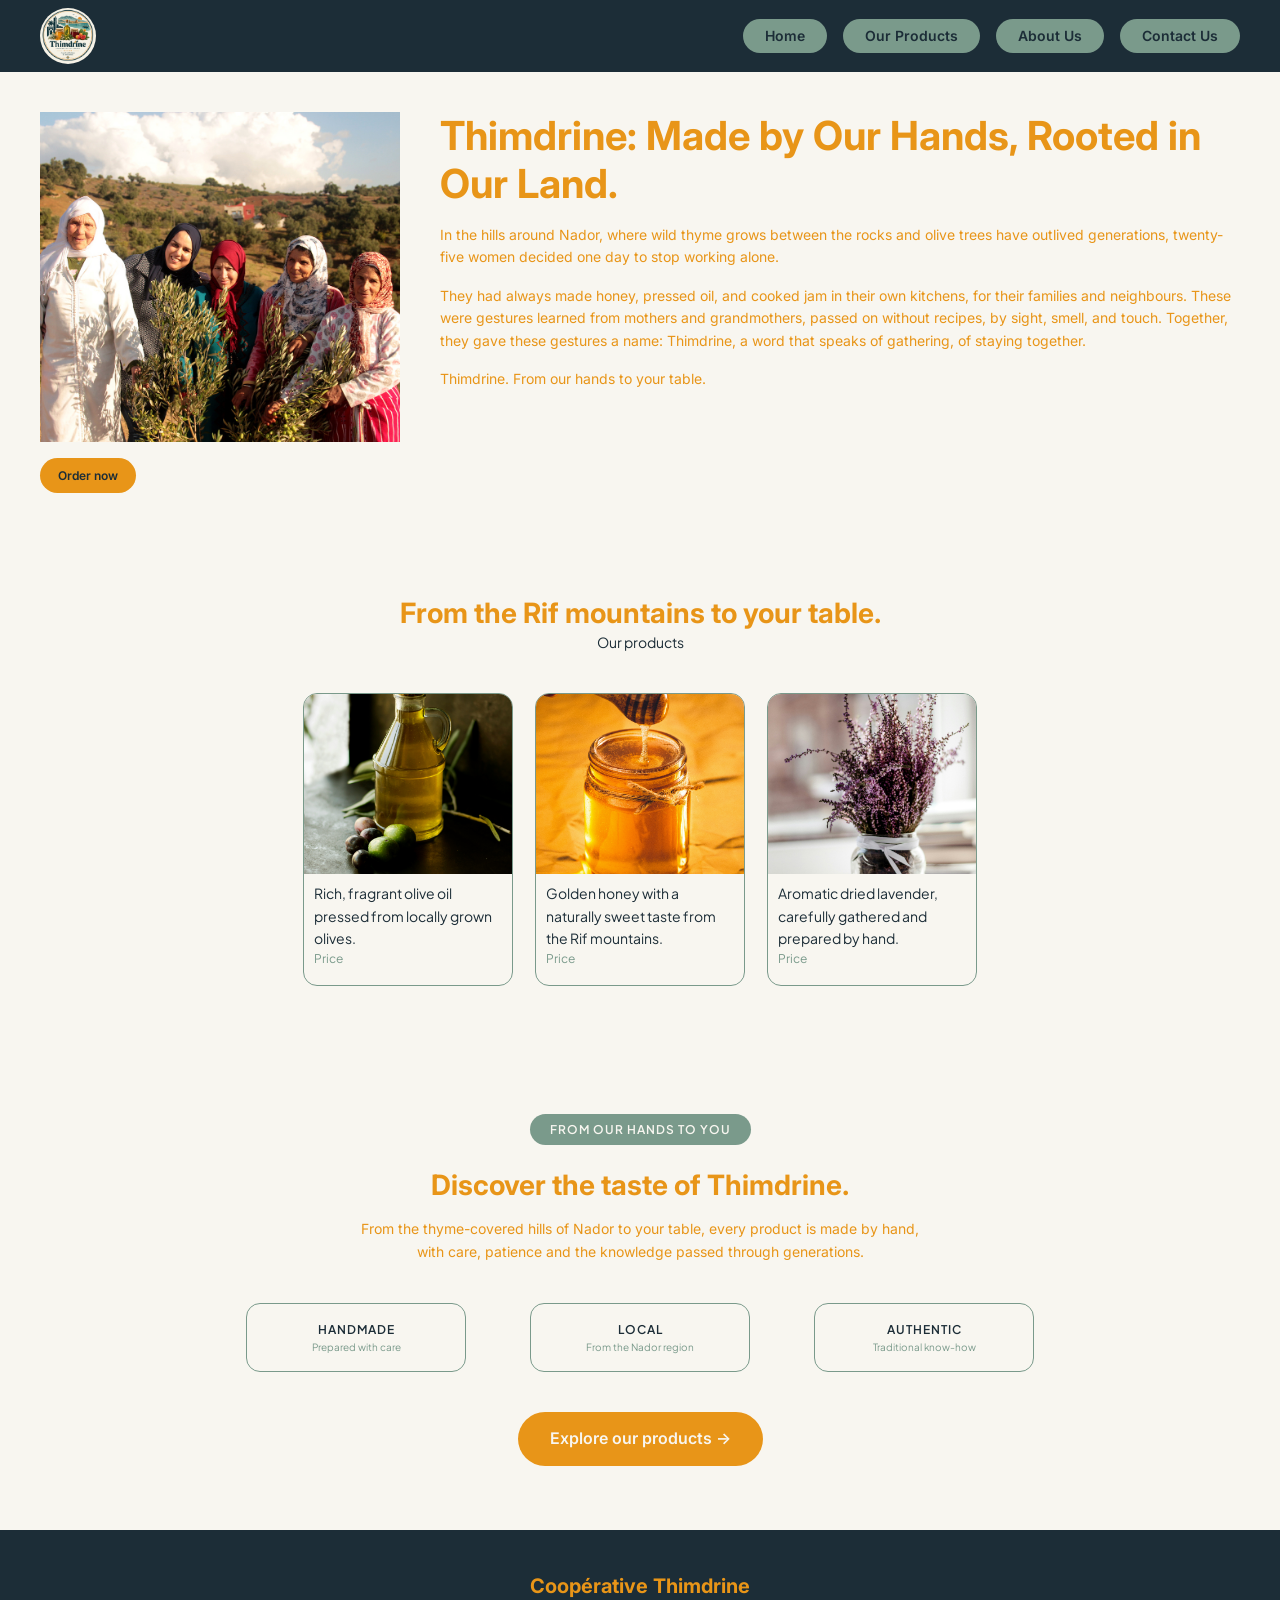
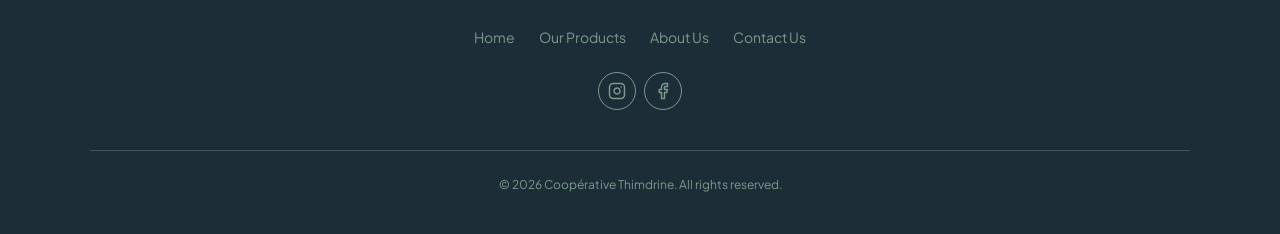
<file: Thimdrine/my_html_files/index.html>
<!DOCTYPE html>
<html lang="en">

<head>
    <meta charset="UTF-8">
    <meta name="viewport" content="width=device-width, initial-scale=1.0">
    <title>Home</title>
    <link rel="stylesheet" href="../css_pics_logos/styleAll.css">
</head>

<body>
    <!-- navigation bar -->
    <nav class="navbar">
        <a href="index.html">
            <img src="../imgs/logo.png" alt="Thimdrine logo">
        </a>
        <ul>
            <li><a href="index.html">Home</a></li>
            <li><a href="products.html">Our Products</a></li>
            <li><a href="about.html">About Us</a></li>
            <li><a href="contact.html">Contact Us</a></li>
        </ul>
    </nav>

      <!-- HERO SECTION -->
  <section class="hero">

    <div class="hero-image">
      <img src="../imgs/Femmes-Du-Rif02-copy.jpg" alt="The women of Thimdrine">
      <a href="contact.html" class="btn btn-small">Order now</a>
    </div>

    <div class="hero-text">
      <h1>Thimdrine: Made by Our Hands, Rooted in Our Land.</h1>
      <p>In the hills around Nador, where wild thyme grows between the rocks and olive trees have outlived generations, twenty-five women decided one day to stop working alone.</p>
      <p>They had always made honey, pressed oil, and cooked jam in their own kitchens, for their families and neighbours. These were gestures learned from mothers and grandmothers, passed on without recipes, by sight, smell, and touch. Together, they gave these gestures a name: Thimdrine, a word that speaks of gathering, of staying together.</p>
      <p>Thimdrine. From our hands to your table.</p>
    </div>

  </section>

    <!-- PRODUCTS SECTION -->
  <section class="section products">

    <h2>From the Rif mountains to your table.</h2>
    <p class="products-subtitle">Our products</p>

    <div class="products-grid">

      <div class="product-card">
        <img src="../imgs/roberta-sorge-uOBApnN_K7w-unsplash.jpg" alt="Olive oil">
        <div class="product-info">
          <p class="product-description">Rich, fragrant olive oil pressed from locally grown olives.</p>
          <p class="product-price">Price</p>
        </div>
      </div>

      <div class="product-card">
        <img src="../imgs/art-rachen-Asj5DFw8UAw-unsplash.jpg" alt="Honey">
        <div class="product-info">
          <p class="product-description">Golden honey with a naturally sweet taste from the Rif mountains.</p>
          <p class="product-price">Price</p>
        </div>
      </div>

      <div class="product-card">
        <img src="../imgs/olia-gozha-njJqIJMXZYs-unsplash.jpg" alt="Dried lavender">
        <div class="product-info">
          <p class="product-description">Aromatic dried lavender, carefully gathered and prepared by hand.</p>
          <p class="product-price">Price</p>
        </div>
      </div>

    </div>

  </section>
    <!-- DISCOVER SECTION -->
  <section class="section discover">

    <span class="tag">From our hands to you</span>

    <h2>Discover the taste of Thimdrine.</h2>
    <p class="discover-text">From the thyme-covered hills of Nador to your table, every product is made by hand, with care, patience and the knowledge passed through generations.</p>

    <div class="badges">
      <div class="badge">
        <h3>HANDMADE</h3>
        <p>Prepared with care</p>
      </div>
      <div class="badge">
        <h3>LOCAL</h3>
        <p>From the Nador region</p>
      </div>
      <div class="badge">
        <h3>AUTHENTIC</h3>
        <p>Traditional know-how</p>
      </div>
    </div>

    <a href="products.html" class="btn">Explore our products →</a>

  </section>

    <!-- FOOTER -->
  <footer class="footer">

    <p class="footer-brand">Coopérative Thimdrine</p>

    <ul class="footer-links">
      <li><a href="index.html">Home</a></li>
      <li><a href="products.html">Our Products</a></li>
      <li><a href="about.html">About Us</a></li>
      <li><a href="contact.html">Contact Us</a></li>
    </ul>

    <div class="socials">
      <a href="#" class="social-icon" aria-label="Instagram">
        <svg width="18" height="18" viewBox="0 0 24 24" fill="none" stroke="currentColor" stroke-width="2" stroke-linecap="round" stroke-linejoin="round">
          <rect x="2" y="2" width="20" height="20" rx="5"></rect>
          <path d="M16 11.37A4 4 0 1 1 12.63 8 4 4 0 0 1 16 11.37z"></path>
          <line x1="17.5" y1="6.5" x2="17.51" y2="6.5"></line>
        </svg>
      </a>
      <a href="#" class="social-icon" aria-label="Facebook">
        <svg width="18" height="18" viewBox="0 0 24 24" fill="none" stroke="currentColor" stroke-width="2" stroke-linecap="round" stroke-linejoin="round">
          <path d="M18 2h-3a5 5 0 0 0-5 5v3H7v4h3v8h4v-8h3l1-4h-4V7a1 1 0 0 1 1-1h3z"></path>
        </svg>
      </a>
    </div>

    <p class="copyright">© 2026 Coopérative Thimdrine. All rights reserved.</p>

  </footer>
</body>

</html>
</file>
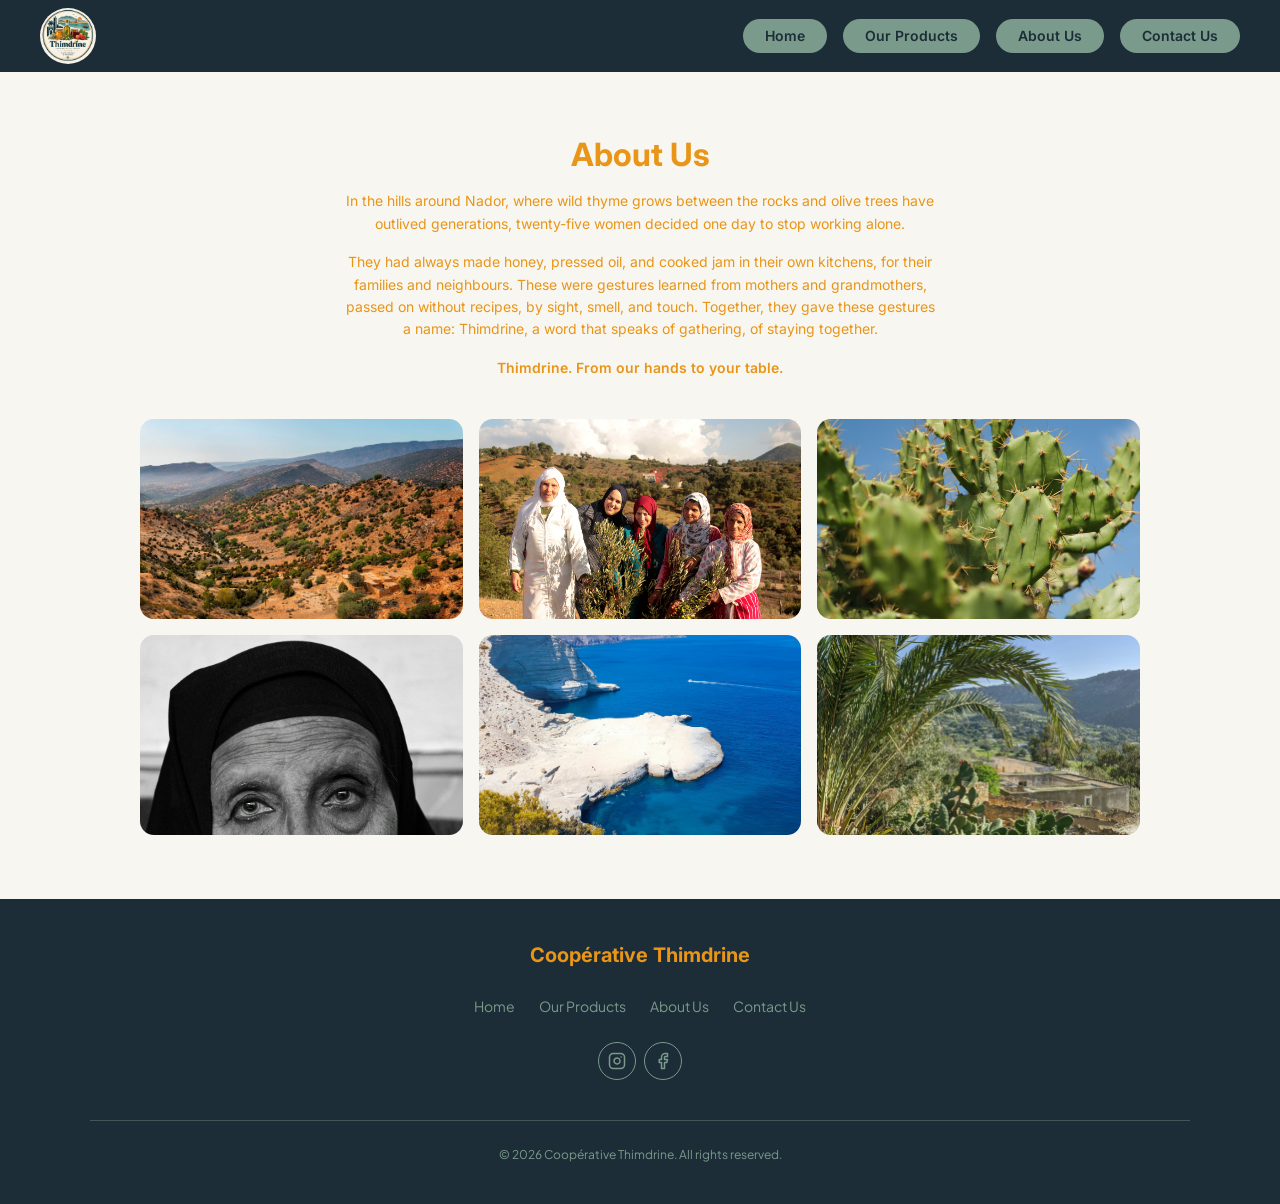
<file: Thimdrine/my_html_files/about.html>
<!DOCTYPE html>
<html lang="en">
<head>
    <meta charset="UTF-8">
    <meta name="viewport" content="width=device-width, initial-scale=1.0">
    <title>About Us | Thimdrine</title>
    <link rel="stylesheet" href="../css_pics_logos/styleAll.css">
</head>
<body>
    <nav class="navbar">
        <a href="index.html">
            <img src="../imgs/logo.png" alt="Thimdrine logo">
        </a>
        <ul>
            <li><a href="index.html">Home</a></li>
            <li><a href="products.html">Our Products</a></li>
            <li><a href="about.html" aria-current="page">About Us</a></li>
            <li><a href="contact.html">Contact Us</a></li>
        </ul>
    </nav>

      <!-- ABOUT SECTION -->
  <section class="section about">

    <h2>About Us</h2>

    <p>In the hills around Nador, where wild thyme grows between the rocks and olive trees have outlived generations, twenty-five women decided one day to stop working alone.</p>

    <p>They had always made honey, pressed oil, and cooked jam in their own kitchens, for their families and neighbours. These were gestures learned from mothers and grandmothers, passed on without recipes, by sight, smell, and touch. Together, they gave these gestures a name: Thimdrine, a word that speaks of gathering, of staying together.</p>

    <p class="about-tagline">Thimdrine. From our hands to your table.</p>

    <div class="about-gallery">
      <img src="../imgs/RifMOUNtains.jpeg" alt="Mountain landscape in the Rif region">
      <img src="../imgs/Femmes-Du-Rif02-copy.jpg" alt="Women from the cooperative among olive trees in the Rif">
      <img src="../imgs/kseniia-lobko-WwjRYLSP7zs-unsplash.jpg" alt="Prickly pear cactus growing in nature">
      <img class="about-face" src="../imgs/sidhra-ibrahim-VMEVD4QL6zY-unsplash.jpg" alt="Close-up portrait of an older woman from the Rif region">
      <img src="../imgs/youssef-jounaid-xcUiERum40M-unsplash.jpg" alt="Coastal cliffs and blue sea near the Rif region">
      <img src="../imgs/yoo-nee-su-IySu0tBPQzQ-unsplash.jpg" alt="Palm trees, prickly pear cactus, and green Rif mountain landscape">
    </div>

  </section>

  <footer class="footer">
    <p class="footer-brand">Coopérative Thimdrine</p>

    <ul class="footer-links">
      <li><a href="index.html">Home</a></li>
      <li><a href="products.html">Our Products</a></li>
      <li><a href="about.html">About Us</a></li>
      <li><a href="contact.html">Contact Us</a></li>
    </ul>

    <div class="socials">
      <a href="#" class="social-icon" aria-label="Instagram">
        <svg width="18" height="18" viewBox="0 0 24 24" fill="none" stroke="currentColor" stroke-width="2" stroke-linecap="round" stroke-linejoin="round">
          <rect x="2" y="2" width="20" height="20" rx="5"></rect>
          <path d="M16 11.37A4 4 0 1 1 12.63 8 4 4 0 0 1 16 11.37z"></path>
          <line x1="17.5" y1="6.5" x2="17.51" y2="6.5"></line>
        </svg>
      </a>
      <a href="#" class="social-icon" aria-label="Facebook">
        <svg width="18" height="18" viewBox="0 0 24 24" fill="none" stroke="currentColor" stroke-width="2" stroke-linecap="round" stroke-linejoin="round">
          <path d="M18 2h-3a5 5 0 0 0-5 5v3H7v4h3v8h4v-8h3l1-4h-4V7a1 1 0 0 1 1-1h3z"></path>
        </svg>
      </a>
    </div>

    <p class="copyright">© 2026 Coopérative Thimdrine. All rights reserved.</p>
  </footer>

</body>
</html>
</file>
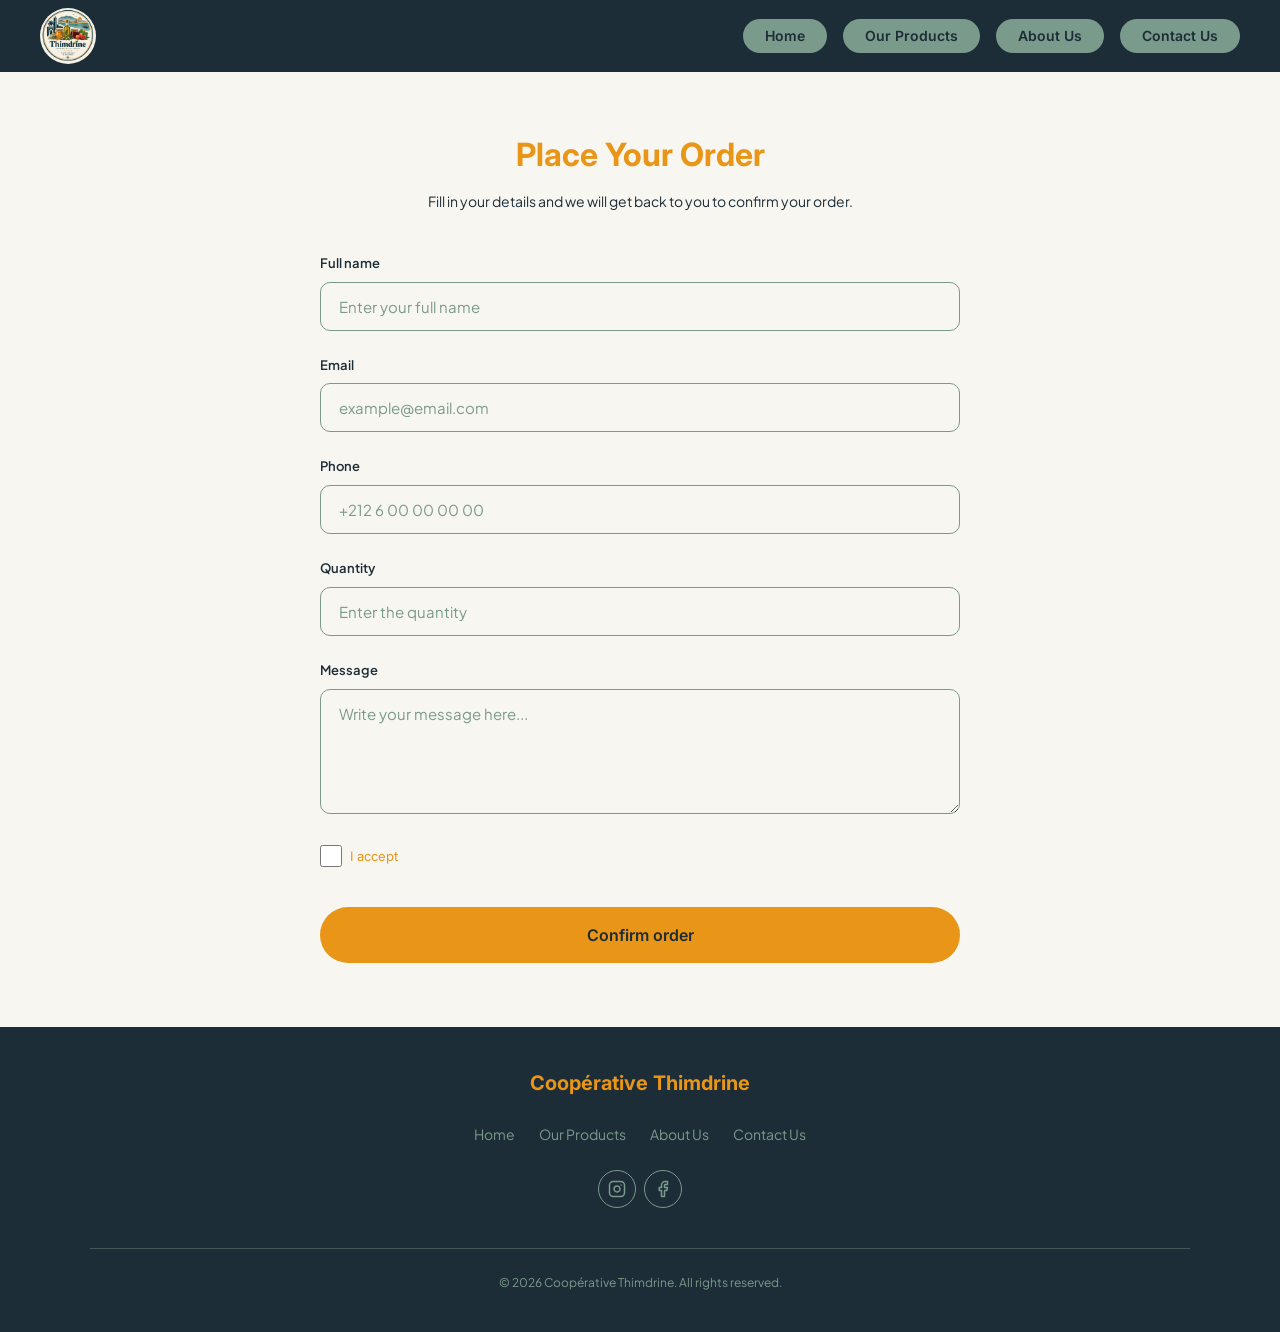
<file: Thimdrine/my_html_files/contact.html>
<!DOCTYPE html>
<html lang="en">
<head>
    <meta charset="UTF-8">
    <meta name="viewport" content="width=device-width, initial-scale=1.0">
    <title>Contact Us | Thimdrine</title>
    <link rel="stylesheet" href="../css_pics_logos/styleAll.css">
</head>
<body>
    <nav class="navbar">
        <a href="index.html">
            <img src="../imgs/logo.png" alt="Thimdrine logo">
        </a>
        <ul>
            <li><a href="index.html">Home</a></li>
            <li><a href="products.html">Our Products</a></li>
            <li><a href="about.html">About Us</a></li>
            <li><a href="contact.html" aria-current="page">Contact Us</a></li>
        </ul>
    </nav>

      <!-- ORDER FORM -->
  <section class="section order">

    <h2>Place Your Order</h2>
    <p class="order-subtitle">Fill in your details and we will get back to you to confirm your order.</p>

    <form class="order-form">

      <label for="name">Full name</label>
      <input type="text" id="name" placeholder="Enter your full name" required>

      <label for="email">Email</label>
      <input type="email" id="email" placeholder="example@email.com" required>

      <label for="phone">Phone</label>
      <input type="tel" id="phone" placeholder="+212 6 00 00 00 00" required>

      <label for="quantity">Quantity</label>
      <input type="number" id="quantity" min="1" placeholder="Enter the quantity" required>

      <label for="message">Message</label>
      <textarea id="message" rows="5" placeholder="Write your message here..."></textarea>

      <div class="accept">
        <input type="checkbox" id="accept" required>
        <label for="accept">I accept</label>
      </div>

      <button type="submit" class="btn form-button">Confirm order</button>

    </form>

  </section>

  <footer class="footer">
    <p class="footer-brand">Coopérative Thimdrine</p>

    <ul class="footer-links">
      <li><a href="index.html">Home</a></li>
      <li><a href="products.html">Our Products</a></li>
      <li><a href="about.html">About Us</a></li>
      <li><a href="contact.html">Contact Us</a></li>
    </ul>

    <div class="socials">
      <a href="#" class="social-icon" aria-label="Instagram">
        <svg width="18" height="18" viewBox="0 0 24 24" fill="none" stroke="currentColor" stroke-width="2" stroke-linecap="round" stroke-linejoin="round">
          <rect x="2" y="2" width="20" height="20" rx="5"></rect>
          <path d="M16 11.37A4 4 0 1 1 12.63 8 4 4 0 0 1 16 11.37z"></path>
          <line x1="17.5" y1="6.5" x2="17.51" y2="6.5"></line>
        </svg>
      </a>
      <a href="#" class="social-icon" aria-label="Facebook">
        <svg width="18" height="18" viewBox="0 0 24 24" fill="none" stroke="currentColor" stroke-width="2" stroke-linecap="round" stroke-linejoin="round">
          <path d="M18 2h-3a5 5 0 0 0-5 5v3H7v4h3v8h4v-8h3l1-4h-4V7a1 1 0 0 1 1-1h3z"></path>
        </svg>
      </a>
    </div>

    <p class="copyright">© 2026 Coopérative Thimdrine. All rights reserved.</p>
  </footer>
</body>
</html>
</file>
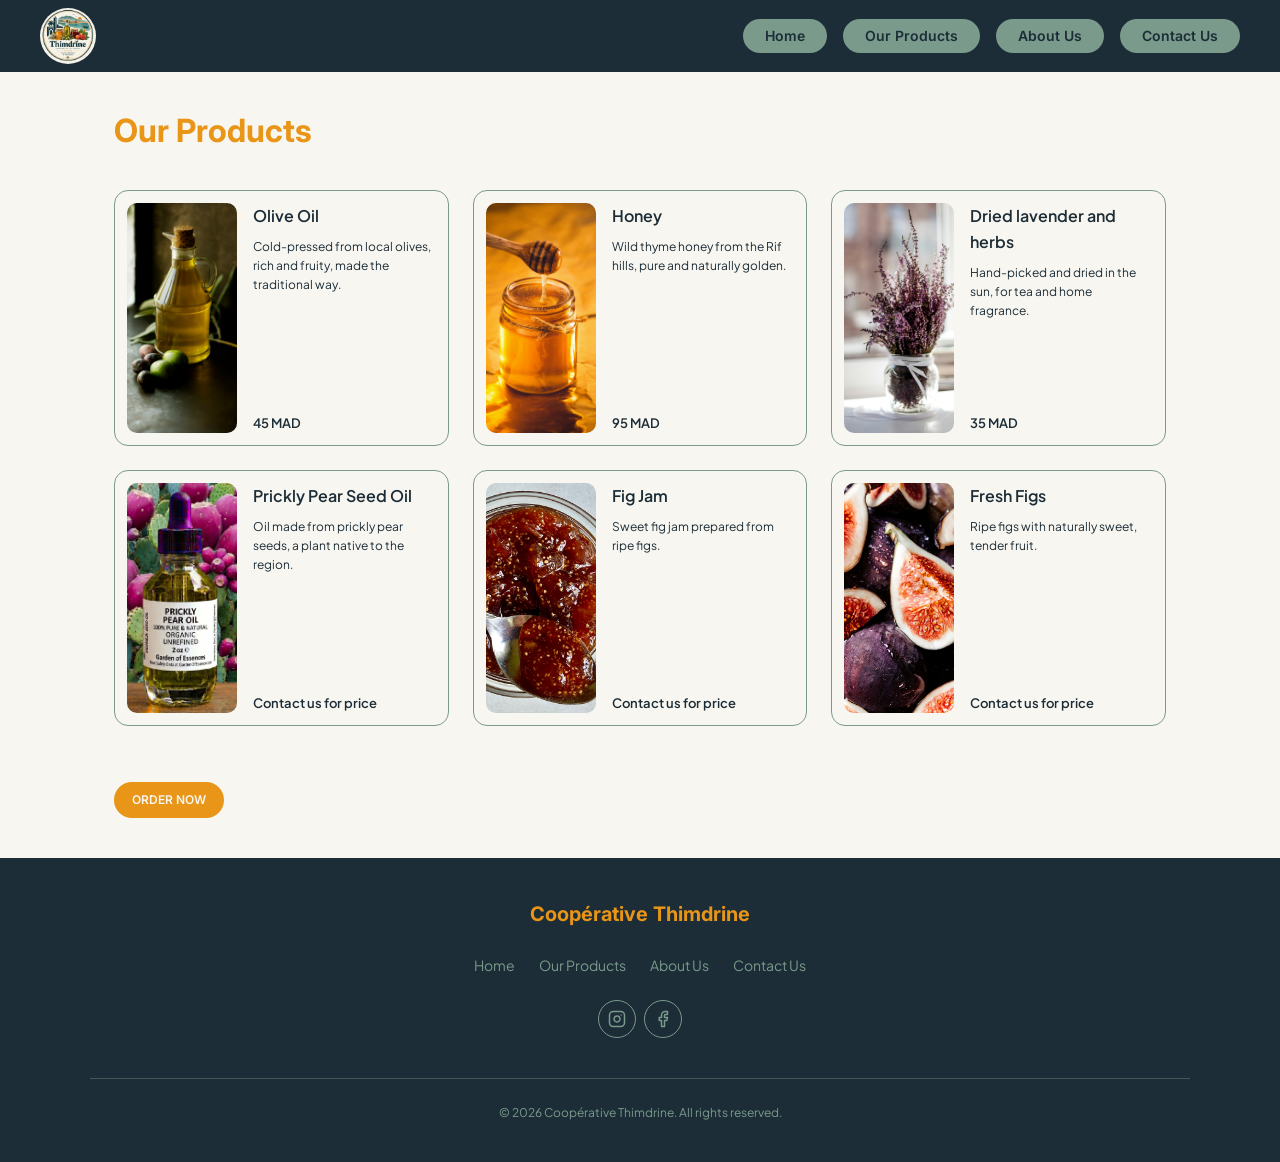
<file: Thimdrine/my_html_files/products.html>
<!DOCTYPE html>
<html lang="en">
<head>
    <meta charset="UTF-8">
    <meta name="viewport" content="width=device-width, initial-scale=1.0">
    <title>Our Products | Thimdrine</title>
    <link rel="stylesheet" href="../css_pics_logos/styleAll.css">
</head>
<body>
    <nav class="navbar">
        <a href="index.html">
            <img src="../imgs/logo.png" alt="Thimdrine logo">
        </a>
        <ul>
            <li><a href="index.html">Home</a></li>
            <li><a href="products.html" aria-current="page">Our Products</a></li>
            <li><a href="about.html">About Us</a></li>
            <li><a href="contact.html">Contact Us</a></li>
        </ul>
    </nav>

      <!-- PRODUCTS PAGE -->
  <section class="shop">

    <h2>Our Products</h2>

    <div class="shop-grid">

      <article class="shop-card">
        <img src="../imgs/roberta-sorge-uOBApnN_K7w-unsplash.jpg" alt="Olive oil in a glass bottle">
        <div class="shop-text">
          <h3>Olive Oil</h3>
          <p class="product-description">Cold-pressed from local olives, rich and fruity, made the traditional way.</p>
          <p class="shop-price">45 MAD</p>
        </div>
      </article>

      <article class="shop-card">
        <img src="../imgs/art-rachen-Asj5DFw8UAw-unsplash.jpg" alt="Golden honey in a jar">
        <div class="shop-text">
          <h3>Honey</h3>
          <p class="product-description">Wild thyme honey from the Rif hills, pure and naturally golden.</p>
          <p class="shop-price">95 MAD</p>
        </div>
      </article>

      <article class="shop-card">
        <img src="../imgs/olia-gozha-njJqIJMXZYs-unsplash.jpg" alt="Dried purple lavender">
        <div class="shop-text">
          <h3>Dried lavender and herbs</h3>
          <p class="product-description">Hand-picked and dried in the sun, for tea and home fragrance.</p>
          <p class="shop-price">35 MAD</p>
        </div>
      </article>

      <article class="shop-card">
        <img src="../imgs/il_fullxfull.8022902505_cyhi.webp" alt="Prickly pear seed oil">
        <div class="shop-text">
          <h3>Prickly Pear Seed Oil</h3>
          <p class="product-description">Oil made from prickly pear seeds, a plant native to the region.</p>
          <p class="shop-price">Contact us for price</p>
        </div>
      </article>

      <article class="shop-card">
        <img src="../imgs/k_recipes_2023_2023-08-fig-jam_fig-jam-1.jpg" alt="Homemade fig jam">
        <div class="shop-text">
          <h3>Fig Jam</h3>
          <p class="product-description">Sweet fig jam prepared from ripe figs.</p>
          <p class="shop-price">Contact us for price</p>
        </div>
      </article>

      <article class="shop-card">
        <img src="../imgs/tetiana-padurets--t52BM39yRs-unsplash.jpg" alt="Fresh ripe figs">
        <div class="shop-text">
          <h3>Fresh Figs</h3>
          <p class="product-description">Ripe figs with naturally sweet, tender fruit.</p>
          <p class="shop-price">Contact us for price</p>
        </div>
      </article>

    </div>

    <a href="contact.html" class="btn btn-small">Order now</a>

  </section>

  <footer class="footer">
    <p class="footer-brand">Coopérative Thimdrine</p>

    <ul class="footer-links">
      <li><a href="index.html">Home</a></li>
      <li><a href="products.html">Our Products</a></li>
      <li><a href="about.html">About Us</a></li>
      <li><a href="contact.html">Contact Us</a></li>
    </ul>

    <div class="socials">
      <a href="#" class="social-icon" aria-label="Instagram">
        <svg width="18" height="18" viewBox="0 0 24 24" fill="none" stroke="currentColor" stroke-width="2" stroke-linecap="round" stroke-linejoin="round">
          <rect x="2" y="2" width="20" height="20" rx="5"></rect>
          <path d="M16 11.37A4 4 0 1 1 12.63 8 4 4 0 0 1 16 11.37z"></path>
          <line x1="17.5" y1="6.5" x2="17.51" y2="6.5"></line>
        </svg>
      </a>
      <a href="#" class="social-icon" aria-label="Facebook">
        <svg width="18" height="18" viewBox="0 0 24 24" fill="none" stroke="currentColor" stroke-width="2" stroke-linecap="round" stroke-linejoin="round">
          <path d="M18 2h-3a5 5 0 0 0-5 5v3H7v4h3v8h4v-8h3l1-4h-4V7a1 1 0 0 1 1-1h3z"></path>
        </svg>
      </a>
    </div>

    <p class="copyright">© 2026 Coopérative Thimdrine. All rights reserved.</p>
  </footer>

</body>
</html>
</file>
<file: Thimdrine/css_pics_logos/styleAll.css>
@import url('https://fonts.googleapis.com/css2?family=Inter:wght@400;600;700&family=Plus+Jakarta+Sans:wght@400;500;600;700&display=swap');

:root {
    --color-cream: #F8F6F0;
    --color-navy: #1C2D37;
    --color-amber: #E89518;
    --color-sage: #7A9A8B;

    --font-main: 'Inter', Arial, sans-serif;
    --font-support: 'Plus Jakarta Sans', Arial, sans-serif;

    --space-xs: 8px;
    --space-s: 16px;
    --space-m: 24px;
    --space-l: 40px;
    --space-xl: 64px;
}

* {
    box-sizing: border-box;
    margin: 0;
    padding: 0;
}

body {
    min-height: 100vh;
    display: flex;
    flex-direction: column;
    background: var(--color-cream);
    color: var(--color-amber);
    font-family: var(--font-main);
    font-size: 16px;
    line-height: 1.6;
}

img {
    max-width: 100%;
    display: block;
}

a {
    color: inherit;
    text-decoration: none;
}

ul {
    list-style: none;
}

/* ---------- Typography ---------- */
h1,
h2 {
    font-family: var(--font-main);
    font-weight: 700;
    color: var(--color-amber);
    line-height: 1.2;
}

h1 {
    font-size: 40px;
}

h2 {
    font-size: 32px;
}

h3 {
    font-family: var(--font-support);
    font-weight: 600;
    font-size: 20px;
    color: var(--color-navy);
}

.product-description {
    font-family: var(--font-support);
    font-size: 14px;
    color: var(--color-navy);
}

@media (max-width: 600px) {
    h1 {
        font-size: 28px;
    }

    h2 {
        font-size: 22px;
    }
}

/* ---------- Layout ---------- */
.container {
    max-width: 1100px;
    margin: 0 auto;
    padding: 0 var(--space-m);
}

.section {
    padding: var(--space-xl) 0;
    text-align: center;
}

/* ---------- Buttons ---------- */
.btn {
    display: inline-block;
    padding: 14px 32px;
    border: none;
    border-radius: 999px;
    background: var(--color-amber);
    color: var(--color-navy);
    font-family: var(--font-main);
    font-weight: 600;
    font-size: 16px;
    cursor: pointer;
}

.btn-secondary {
    background: var(--color-sage);
}

.tag {
    display: inline-block;
    padding: 6px 20px;
    border-radius: 999px;
    background: var(--color-sage);
    color: var(--color-navy);
    font-family: var(--font-support);
    font-weight: 600;
    font-size: 12px;
    letter-spacing: 1px;
    text-transform: uppercase;
}

/* ---------- Card & form field ---------- */
.card {
    background: var(--color-cream);
    border: 1.5px solid var(--color-sage);
    border-radius: 14px;
    padding: var(--space-s);
}

input,
textarea {
    width: 100%;
    padding: 14px 18px;
    background: var(--color-cream);
    border: 1.5px solid var(--color-sage);
    border-radius: 10px;
    font-family: var(--font-support);
    font-size: 15px;
    color: var(--color-navy);
}

label {
    font-family: var(--font-support);
    font-weight: 600;
    font-size: 15px;
    color: var(--color-navy);
}

/* ---------- Navigation bar ---------- */
.navbar {
    display: flex;
    align-items: center;
    justify-content: space-between;
    padding: var(--space-xs) var(--space-l);
    background: var(--color-navy);
}

.navbar img {
    height: 56px;
    width: 56px;
    border-radius: 50%;
}

.navbar ul {
    display: flex;
    gap: var(--space-s);
}

.navbar ul a {
    display: block;
    padding: 6px 22px;
    border-radius: 999px;
    background: var(--color-sage);
    color: var(--color-navy);
    font-family: var(--font-main);
    font-weight: 600;
    font-size: 14px;
}

.navbar ul a:hover {
    background: var(--color-amber);
}

@media (max-width: 600px) {
    .navbar {
        flex-direction: column;
        gap: var(--space-xs);
        padding: var(--space-xs) var(--space-s);
    }

    .navbar ul {
        gap: var(--space-xs);
    }

    .navbar ul a {
        padding: 6px 12px;
        font-size: 12px;
    }
}

/* ---------- Footer ---------- */
.footer {
    margin-top: auto;
    padding: var(--space-l) var(--space-m);
    background: var(--color-navy);
    color: var(--color-sage);
    font-family: var(--font-support);
    font-size: 14px;
    text-align: center;
}


/* ---------- Hero section ---------- */
.hero {
    display: flex;
    align-items: flex-start;
    gap: var(--space-l);
    padding: var(--space-l);
}

.hero-image {
    flex: 0 0 360px;
}

.hero-image img {
    width: 100%;
    height: 330px;
    object-fit: cover;
}

.btn-small {
    margin-top: var(--space-s);
    padding: 8px 18px;
    font-size: 12px;
}

.hero-text {
    flex: 1;
}

.hero-text p {
    margin-top: var(--space-s);
    font-size: 14px;
}

@media (max-width: 600px) {
    .hero {
        flex-direction: column;
    }

    .hero-image {
        flex: none;
        width: 100%;
    }
}

/* ---------- Products section ---------- */
.products h2 {
    font-size: 28px;
}

.products-subtitle {
    font-family: var(--font-support);
    font-size: 14px;
    color: var(--color-navy);
}

.products-grid {
    display: flex;
    justify-content: center;
    gap: 22px;
    margin-top: var(--space-l);
}

.product-card {
    width: 210px;
    border: 1.5px solid var(--color-sage);
    border-radius: 14px;
    overflow: hidden;
    text-align: left;
}

.product-card img {
    width: 100%;
    height: 180px;
    object-fit: cover;
}

.product-info {
    padding: var(--space-xs) 10px var(--space-s);
}

.product-price {
    font-family: var(--font-support);
    font-size: 12px;
    color: var(--color-sage);
}

@media (max-width: 600px) {
    .products-grid {
        flex-direction: column;
        align-items: center;
    }
}

/* ---------- Discover section ---------- */
.discover .tag,
.discover .btn {
    color: var(--color-cream);
}

.discover h2 {
    margin-top: var(--space-m);
    font-size: 28px;
}

.discover-text {
    max-width: 560px;
    margin: var(--space-s) auto 0;
    font-size: 14px;
}

.badges {
    display: flex;
    justify-content: center;
    gap: 64px;
    margin: var(--space-l) 0;
}

.badge {
    width: 220px;
    padding: var(--space-s);
    border: 1.5px solid var(--color-sage);
    border-radius: 14px;
}

.badge h3 {
    font-size: 12px;
    letter-spacing: 1px;
}

.badge p {
    font-family: var(--font-support);
    font-size: 10px;
    color: var(--color-sage);
}

@media (max-width: 600px) {
    .badges {
        flex-direction: column;
        align-items: center;
        gap: var(--space-s);
    }
}

/* ---------- Footer details ---------- */
.footer-brand {
    font-family: var(--font-main);
    font-weight: 700;
    font-size: 20px;
    color: var(--color-amber);
}

.footer-links {
    display: flex;
    justify-content: center;
    gap: var(--space-m);
    margin: var(--space-m) 0;
}

.socials {
    display: flex;
    justify-content: center;
    gap: var(--space-xs);
}

.social-icon {
    display: flex;
    align-items: center;
    justify-content: center;
    width: 38px;
    height: 38px;
    border: 1.5px solid var(--color-sage);
    border-radius: 50%;
}

.copyright {
    max-width: 1100px;
    margin: var(--space-l) auto 0;
    padding-top: var(--space-m);
    border-top: 1px solid rgba(122, 154, 139, 0.4);
    /* sage, faded */
    font-size: 12px;
}

@media (max-width: 600px) {
    .footer-links {
        flex-wrap: wrap;
        gap: var(--space-s);
    }
}

/* ---------- Products page ---------- */
.shop {
    max-width: 1100px;
    margin: 0 auto;
    padding: var(--space-l) var(--space-m);
}

.shop-grid {
    display: grid;
    grid-template-columns: repeat(3, 1fr);
    gap: var(--space-m);
    margin: var(--space-l) 0;
}

.shop-card {
    display: flex;
    gap: var(--space-s);
    padding: 12px;
    border: 1.5px solid var(--color-sage);
    border-radius: 14px;
}

.shop-card img {
    width: 110px;
    height: 230px;
    flex-shrink: 0;
    object-fit: cover;
    border-radius: 10px;
}

.shop-text {
    display: flex;
    flex-direction: column;
}

.shop-card h3 {
    font-size: 16px;
}

.shop-card .product-description {
    margin-top: var(--space-xs);
    font-size: 12px;
}

.shop-price {
    margin-top: auto;
    font-family: var(--font-support);
    font-weight: 600;
    font-size: 13px;
    color: var(--color-navy);
}

.shop .btn {
    color: var(--color-cream);
    text-transform: uppercase;
}

/* ---------- Order form ---------- */
.order-subtitle {
    margin-top: var(--space-s);
    font-family: var(--font-support);
    font-size: 14px;
    color: var(--color-navy);
}

.order-form {
    max-width: 640px;
    margin: var(--space-l) auto 0;
    text-align: left;
}

.order-form label {
    display: block;
    margin: var(--space-m) 0 var(--space-xs);
    font-size: 13px;
}

.order-form input::placeholder,
.order-form textarea::placeholder {
    color: var(--color-sage);
}

.accept {
    display: flex;
    align-items: center;
    gap: var(--space-xs);
    margin-top: var(--space-m);
}

.accept input {
    width: 22px;
    height: 22px;
    padding: 0;
}

.accept label {
    margin: 0;
    font-family: var(--font-main);
    font-weight: 400;
    color: var(--color-amber);
}

.form-button {
    width: 100%;
    margin-top: var(--space-l);
    padding: 18px;
    font-size: 16px;
}

@media (max-width: 900px) {
    .shop-grid {
        grid-template-columns: repeat(2, 1fr);
    }
}

@media (max-width: 600px) {
    .shop-grid {
        grid-template-columns: 1fr;
    }
}

/* ---------- About page ---------- */
.about p {
    max-width: 600px;
    margin: var(--space-s) auto 0;
    font-size: 14px;
}

.about .about-tagline {
    font-weight: 600;
}

.about-gallery {
    display: grid;
    grid-template-columns: repeat(3, 1fr);
    gap: var(--space-s);
    max-width: 1000px;
    margin: var(--space-l) auto 0;
}

.about-gallery img {
    width: 100%;
    height: 200px;
    object-fit: cover;
    border-radius: 14px;
}

.about-gallery img.about-face {
    object-position: center top;
}

@media (max-width: 600px) {
    .about-gallery {
        grid-template-columns: 1fr;
    }
}
</file>
